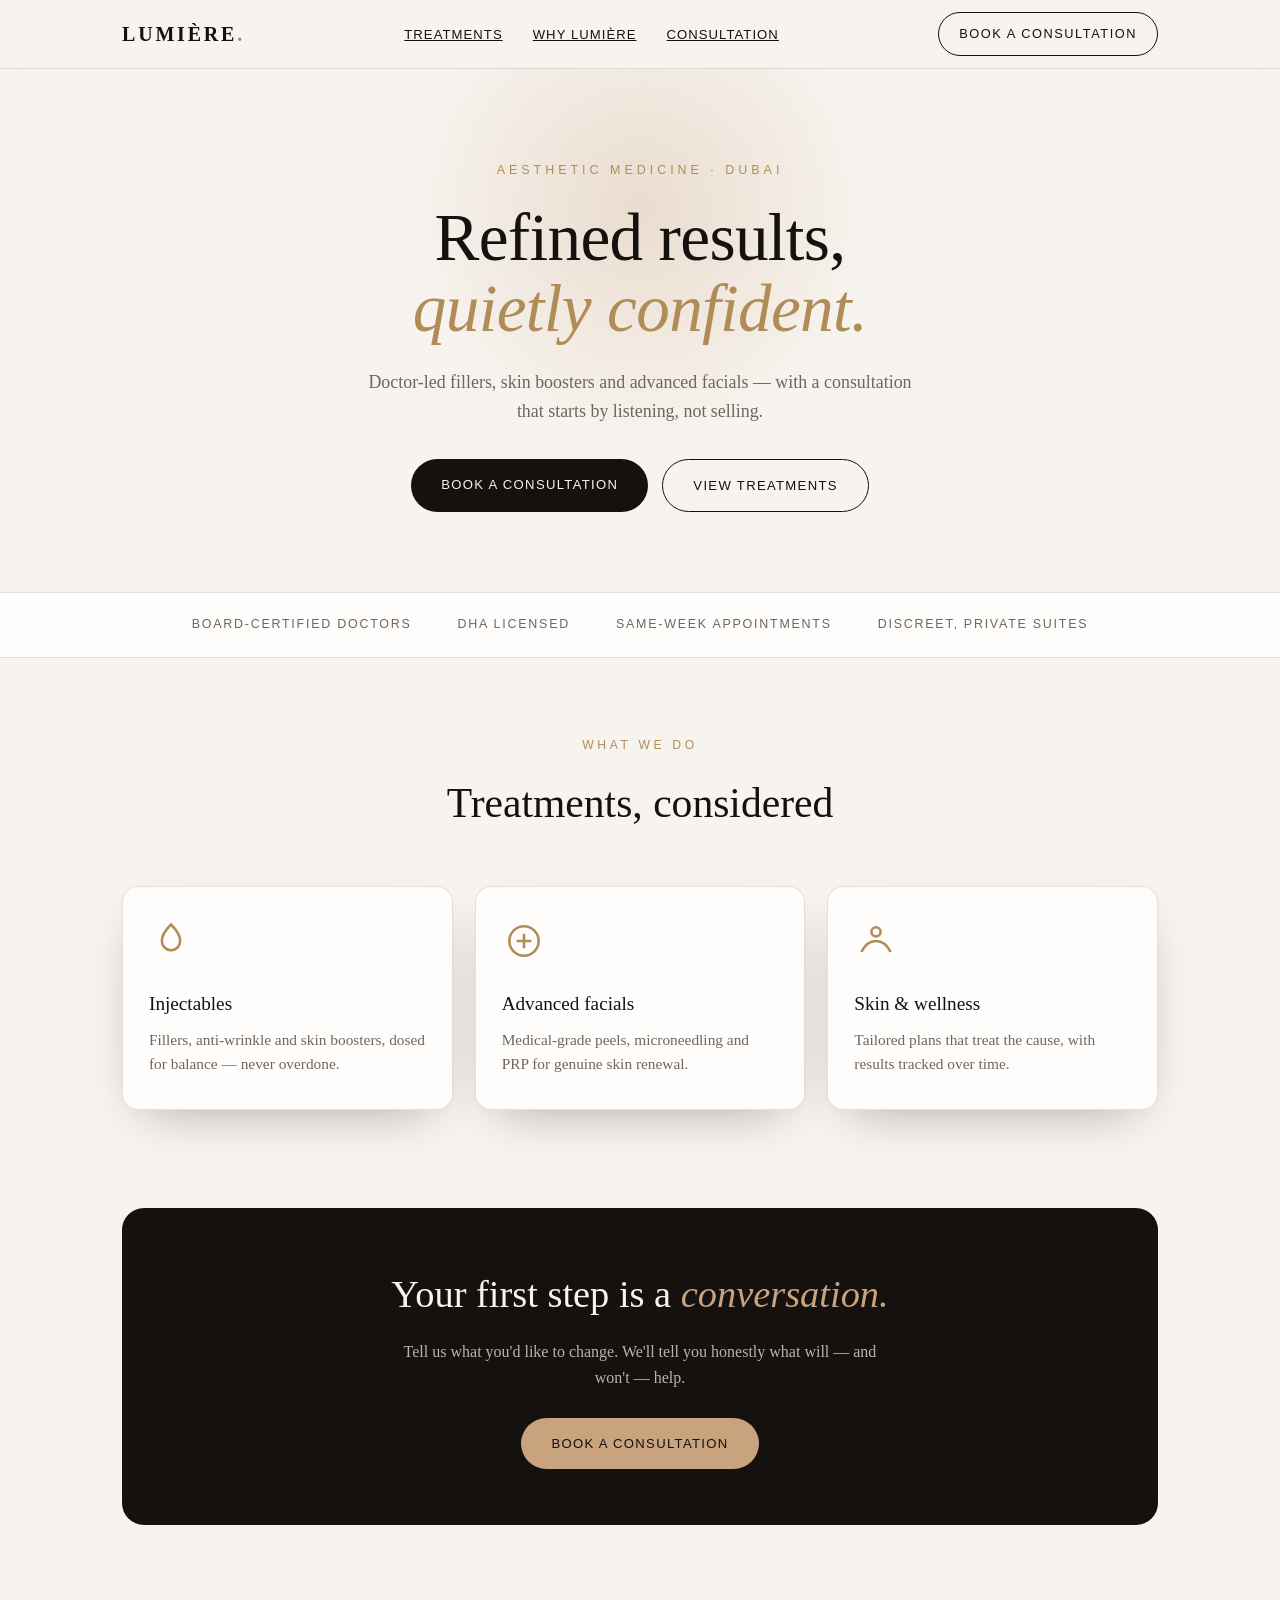
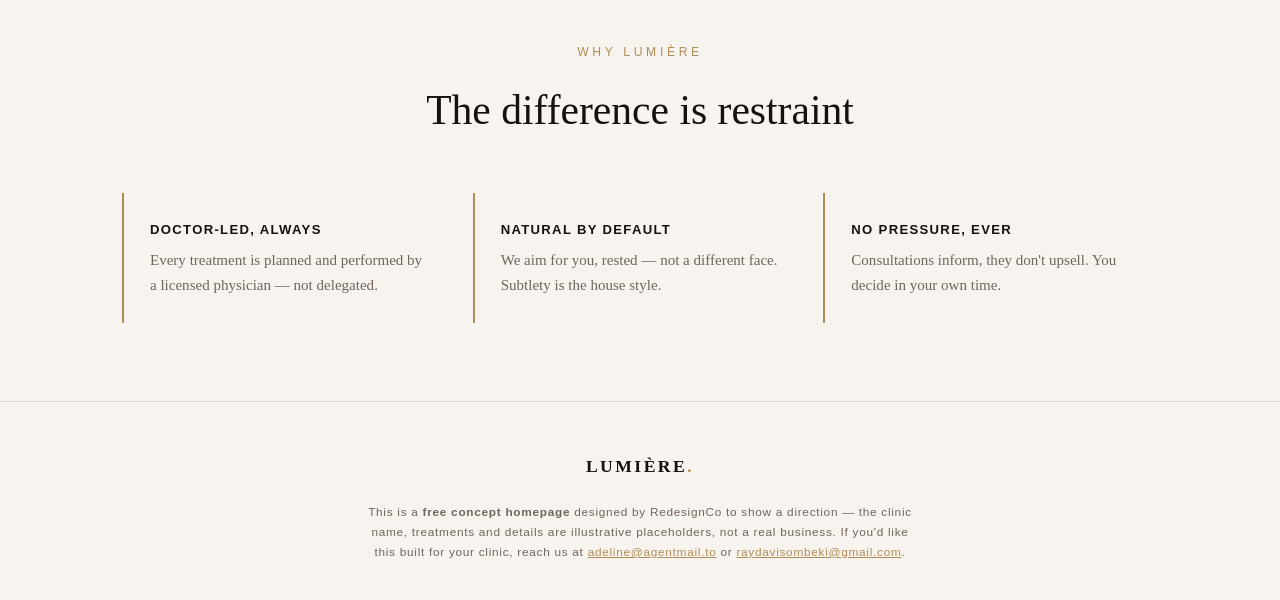
<file: mockups/aesthetic-clinic/index.html>
<!DOCTYPE html>
<html lang="en">
<head>
<meta charset="UTF-8" />
<meta name="viewport" content="width=device-width, initial-scale=1.0" />
<title>Lumière Aesthetics — Concept by RedesignCo</title>
<meta name="description" content="Concept homepage for a premium aesthetic clinic — mobile-first, consultation-focused, built by RedesignCo." />
<style>
  :root{
    --ink:#14110f; --paper:#f7f3ee; --rose:#c9a27e; --gold:#b08d57;
    --muted:#6f665e; --line:rgba(20,17,15,.12); --card:#fffdfb;
    --shadow:0 18px 50px -24px rgba(20,17,15,.4);
  }
  *{box-sizing:border-box;margin:0;padding:0}
  html{scroll-behavior:smooth}
  body{font-family:"Georgia",serif;background:var(--paper);color:var(--ink);line-height:1.6;-webkit-font-smoothing:antialiased}
  .sans{font-family:"Helvetica Neue",Arial,sans-serif}
  .wrap{max-width:1080px;margin:0 auto;padding:0 22px}
  a{color:inherit}
  /* NAV */
  header.nav{position:sticky;top:0;z-index:20;background:rgba(247,243,238,.85);backdrop-filter:blur(10px);border-bottom:1px solid var(--line)}
  .nav-in{display:flex;align-items:center;justify-content:space-between;height:68px}
  .brand{font-size:1.25rem;letter-spacing:.14em;text-transform:uppercase;font-weight:600}
  .brand span{color:var(--gold)}
  .nav a.book{font-family:"Helvetica Neue",Arial,sans-serif;font-size:.8rem;letter-spacing:.12em;text-transform:uppercase;
    border:1px solid var(--ink);padding:11px 20px;border-radius:40px;text-decoration:none;transition:.2s}
  .nav a.book:hover{background:var(--ink);color:var(--paper)}
  .nav .links{display:none;gap:30px;font-family:"Helvetica Neue",Arial,sans-serif;font-size:.82rem;letter-spacing:.08em;text-transform:uppercase}
  @media(min-width:820px){.nav .links{display:flex}}
  /* HERO */
  .hero{position:relative;padding:92px 0 80px;text-align:center;overflow:hidden}
  .hero .eyebrow{font-family:"Helvetica Neue",Arial,sans-serif;font-size:.78rem;letter-spacing:.32em;text-transform:uppercase;color:var(--gold);margin-bottom:22px}
  .hero h1{font-size:clamp(2.4rem,6vw,4.2rem);line-height:1.05;font-weight:400;letter-spacing:-.01em}
  .hero h1 em{font-style:italic;color:var(--gold)}
  .hero p.lead{max-width:560px;margin:24px auto 34px;font-size:1.12rem;color:var(--muted)}
  .cta-row{display:flex;gap:14px;justify-content:center;flex-wrap:wrap}
  .btn{font-family:"Helvetica Neue",Arial,sans-serif;font-size:.82rem;letter-spacing:.1em;text-transform:uppercase;
    padding:15px 30px;border-radius:40px;text-decoration:none;transition:.2s;display:inline-block}
  .btn-solid{background:var(--ink);color:var(--paper)}
  .btn-solid:hover{background:var(--gold)}
  .btn-ghost{border:1px solid var(--ink)}
  .btn-ghost:hover{background:var(--ink);color:var(--paper)}
  .halo{position:absolute;width:520px;height:520px;border-radius:50%;
    background:radial-gradient(circle,rgba(201,162,126,.28),transparent 62%);
    top:-120px;left:50%;transform:translateX(-50%);z-index:-1;filter:blur(6px)}
  /* STRIP */
  .strip{border-top:1px solid var(--line);border-bottom:1px solid var(--line);background:var(--card)}
  .strip-in{display:flex;flex-wrap:wrap;justify-content:center;gap:26px 46px;padding:22px;
    font-family:"Helvetica Neue",Arial,sans-serif;font-size:.78rem;letter-spacing:.14em;text-transform:uppercase;color:var(--muted)}
  /* SERVICES */
  section{padding:78px 0}
  .sec-head{text-align:center;margin-bottom:50px}
  .sec-head .eyebrow{font-family:"Helvetica Neue",Arial,sans-serif;font-size:.76rem;letter-spacing:.3em;text-transform:uppercase;color:var(--gold);margin-bottom:14px}
  .sec-head h2{font-size:clamp(1.8rem,4vw,2.6rem);font-weight:400}
  .grid{display:grid;grid-template-columns:1fr;gap:22px}
  @media(min-width:680px){.grid{grid-template-columns:repeat(3,1fr)}}
  .card{background:var(--card);border:1px solid var(--line);border-radius:16px;padding:32px 26px;transition:.25s;box-shadow:var(--shadow)}
  .card:hover{transform:translateY(-6px)}
  .card .ic{width:44px;height:44px;margin-bottom:18px;color:var(--gold)}
  .card h3{font-size:1.2rem;font-weight:500;margin-bottom:8px}
  .card p{font-size:.96rem;color:var(--muted)}
  /* BOOKING BANNER */
  .book-banner{background:var(--ink);color:var(--paper);text-align:center;border-radius:22px;padding:56px 26px;margin:20px 0}
  .book-banner h2{font-size:clamp(1.7rem,4vw,2.4rem);font-weight:400;margin-bottom:14px}
  .book-banner h2 em{font-style:italic;color:var(--rose)}
  .book-banner p{color:rgba(247,243,238,.72);max-width:480px;margin:0 auto 28px}
  /* WHY */
  .why{display:grid;grid-template-columns:1fr;gap:16px}
  @media(min-width:680px){.why{grid-template-columns:repeat(3,1fr)}}
  .why .item{padding:26px;border-left:2px solid var(--gold)}
  .why .item h4{font-family:"Helvetica Neue",Arial,sans-serif;font-size:.82rem;letter-spacing:.1em;text-transform:uppercase;margin-bottom:8px}
  .why .item p{font-size:.94rem;color:var(--muted)}
  /* FOOTER */
  footer{border-top:1px solid var(--line);padding:50px 0 38px;text-align:center}
  footer .note{font-family:"Helvetica Neue",Arial,sans-serif;font-size:.74rem;letter-spacing:.06em;color:var(--muted);max-width:560px;margin:22px auto 0;line-height:1.7}
  footer a{color:var(--gold)}
</style>
</head>
<body>

<header class="nav">
  <div class="wrap nav-in">
    <div class="brand">Lumière<span>.</span></div>
    <nav class="links sans">
      <a href="#treatments">Treatments</a>
      <a href="#why">Why Lumière</a>
      <a href="#book">Consultation</a>
    </nav>
    <a class="book sans" href="#book">Book a consultation</a>
  </div>
</header>

<section class="hero">
  <div class="halo"></div>
  <div class="wrap">
    <div class="eyebrow">Aesthetic medicine · Dubai</div>
    <h1>Refined results,<br/><em>quietly confident.</em></h1>
    <p class="lead">Doctor-led fillers, skin boosters and advanced facials — with a consultation that starts by listening, not selling.</p>
    <div class="cta-row">
      <a class="btn btn-solid" href="#book">Book a consultation</a>
      <a class="btn btn-ghost" href="#treatments">View treatments</a>
    </div>
  </div>
</section>

<div class="strip">
  <div class="strip-in sans">
    <span>Board-certified doctors</span>
    <span>DHA licensed</span>
    <span>Same-week appointments</span>
    <span>Discreet, private suites</span>
  </div>
</div>

<section id="treatments">
  <div class="wrap">
    <div class="sec-head">
      <div class="eyebrow">What we do</div>
      <h2>Treatments, considered</h2>
    </div>
    <div class="grid">
      <div class="card">
        <svg class="ic" viewBox="0 0 24 24" fill="none" stroke="currentColor" stroke-width="1.4"><path d="M12 3c3 3 5 5.5 5 9a5 5 0 0 1-10 0c0-3.5 2-6 5-9z"/></svg>
        <h3>Injectables</h3>
        <p>Fillers, anti-wrinkle and skin boosters, dosed for balance — never overdone.</p>
      </div>
      <div class="card">
        <svg class="ic" viewBox="0 0 24 24" fill="none" stroke="currentColor" stroke-width="1.4"><circle cx="12" cy="12" r="8"/><path d="M12 8v8M8 12h8"/></svg>
        <h3>Advanced facials</h3>
        <p>Medical-grade peels, microneedling and PRP for genuine skin renewal.</p>
      </div>
      <div class="card">
        <svg class="ic" viewBox="0 0 24 24" fill="none" stroke="currentColor" stroke-width="1.4"><path d="M4 18c4-8 12-8 16 0"/><circle cx="12" cy="7" r="2.5"/></svg>
        <h3>Skin & wellness</h3>
        <p>Tailored plans that treat the cause, with results tracked over time.</p>
      </div>
    </div>
  </div>
</section>

<section id="book" style="padding-top:0">
  <div class="wrap">
    <div class="book-banner">
      <h2>Your first step is a <em>conversation.</em></h2>
      <p>Tell us what you'd like to change. We'll tell you honestly what will — and won't — help.</p>
      <a class="btn btn-solid" style="background:var(--rose);color:var(--ink)" href="#book">Book a consultation</a>
    </div>
  </div>
</section>

<section id="why" style="padding-top:20px">
  <div class="wrap">
    <div class="sec-head">
      <div class="eyebrow">Why Lumière</div>
      <h2>The difference is restraint</h2>
    </div>
    <div class="why">
      <div class="item">
        <h4>Doctor-led, always</h4>
        <p>Every treatment is planned and performed by a licensed physician — not delegated.</p>
      </div>
      <div class="item">
        <h4>Natural by default</h4>
        <p>We aim for you, rested — not a different face. Subtlety is the house style.</p>
      </div>
      <div class="item">
        <h4>No pressure, ever</h4>
        <p>Consultations inform, they don't upsell. You decide in your own time.</p>
      </div>
    </div>
  </div>
</section>

<footer>
  <div class="wrap">
    <div class="brand" style="font-size:1.1rem">Lumière<span>.</span></div>
    <p class="note">
      This is a <strong>free concept homepage</strong> designed by RedesignCo to show a direction — the clinic name, treatments and details are illustrative placeholders, not a real business.
      If you'd like this built for your clinic, reach us at
      <a href="mailto:adeline@agentmail.to">adeline@agentmail.to</a> or <a href="mailto:raydavisombeki@gmail.com">raydavisombeki@gmail.com</a>.
    </p>
  </div>
</footer>

</body>
</html>
</file>
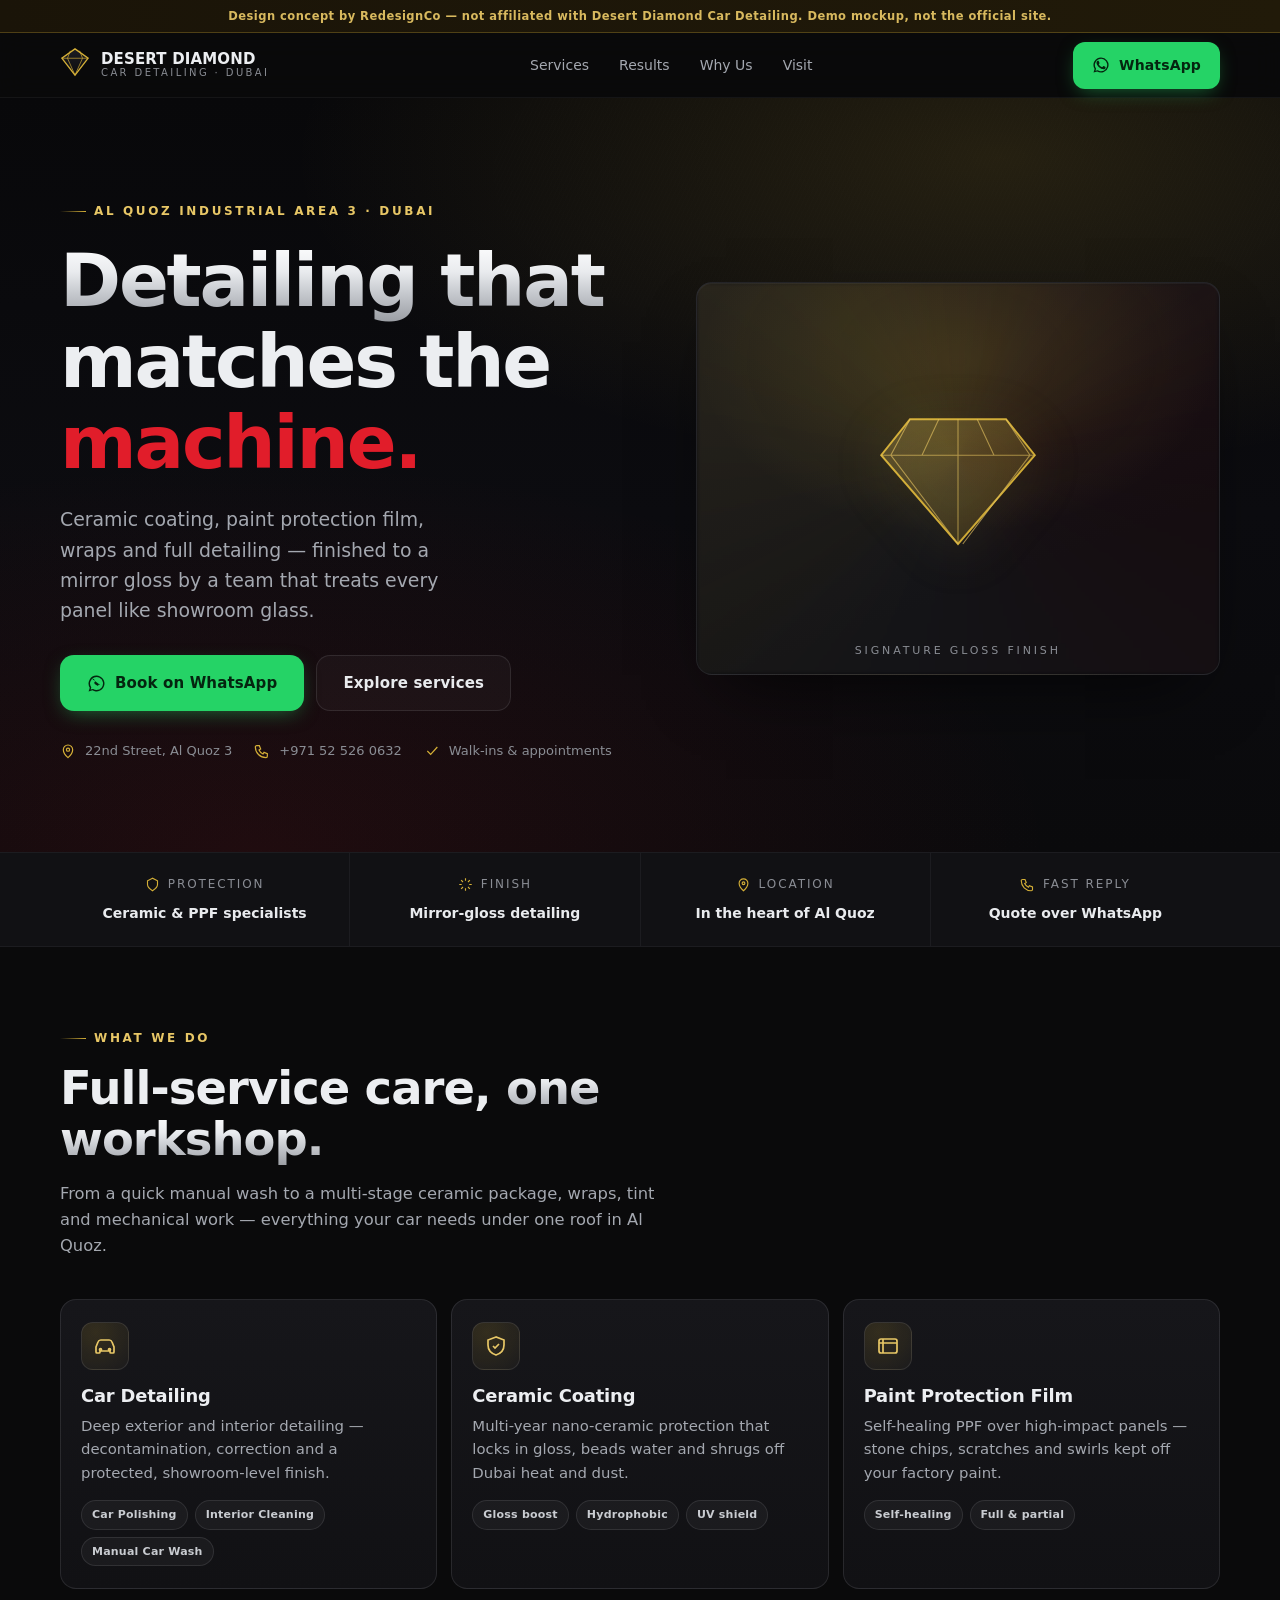
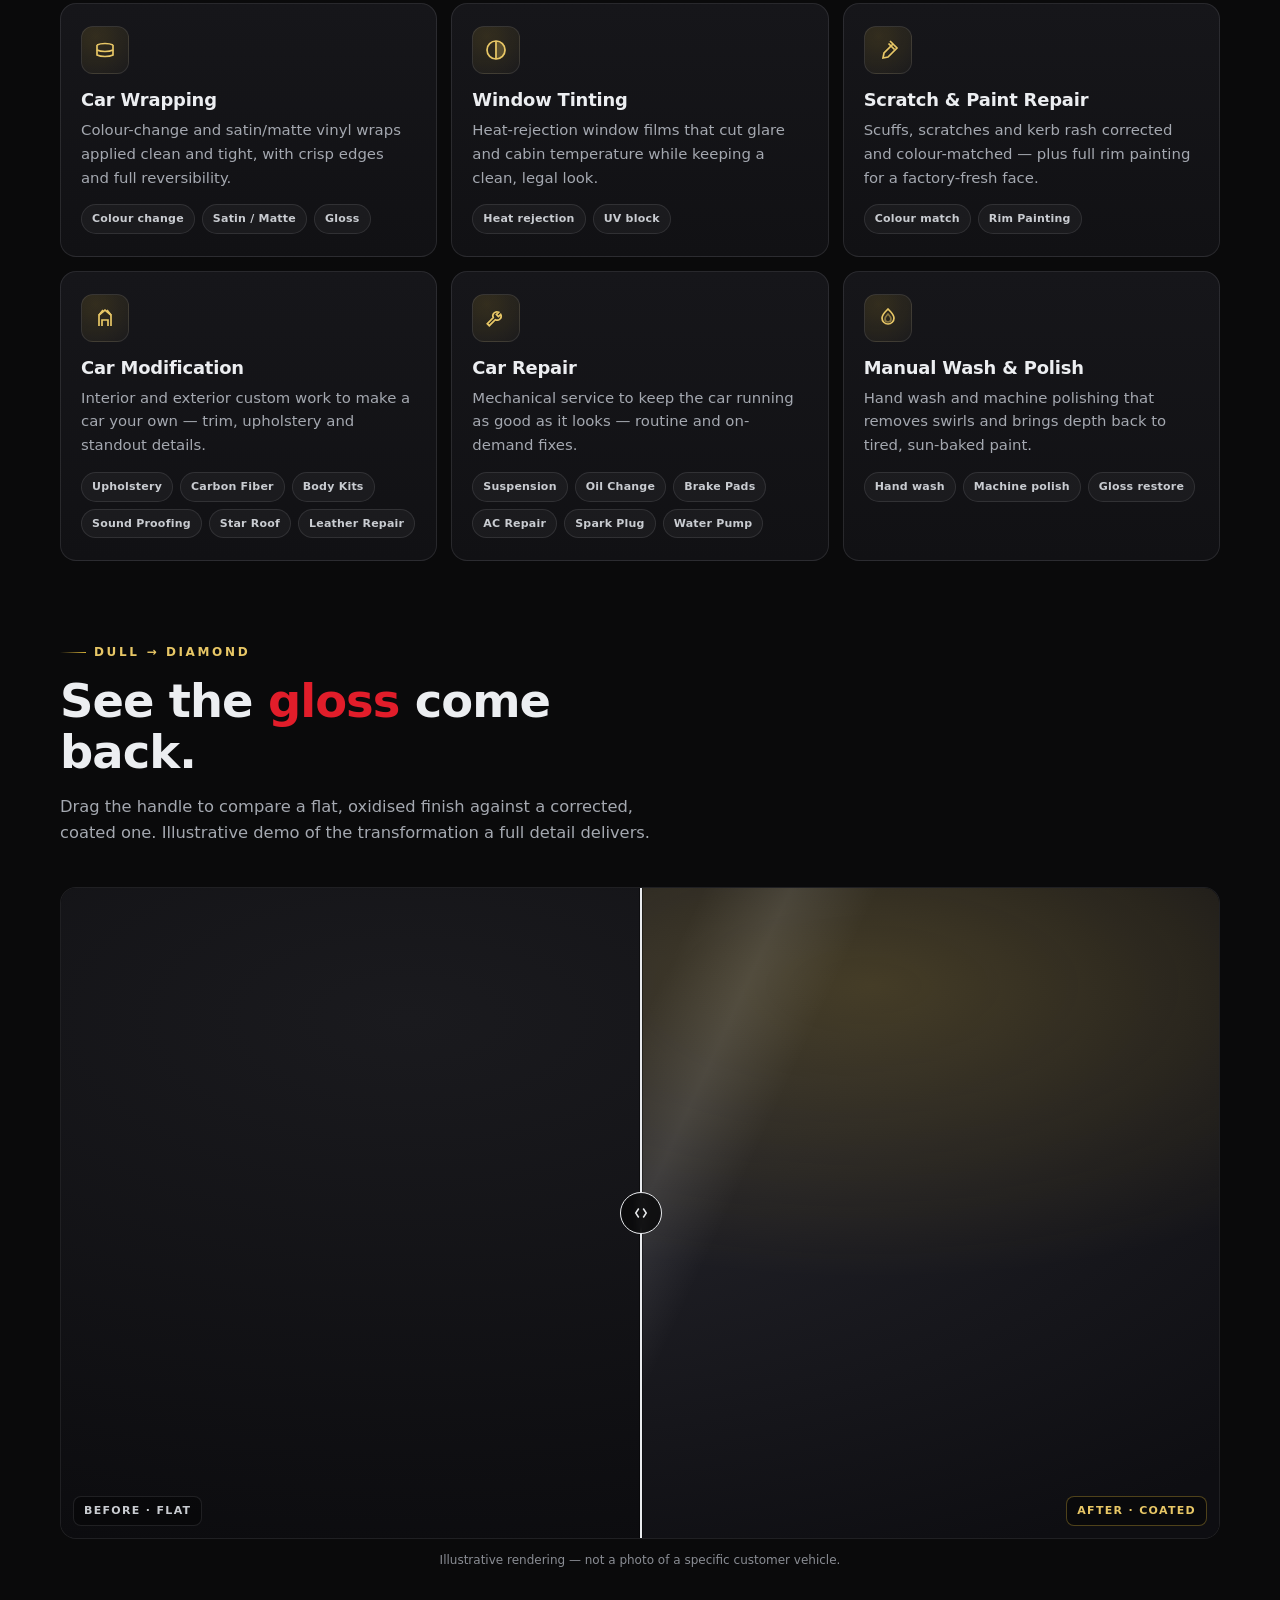
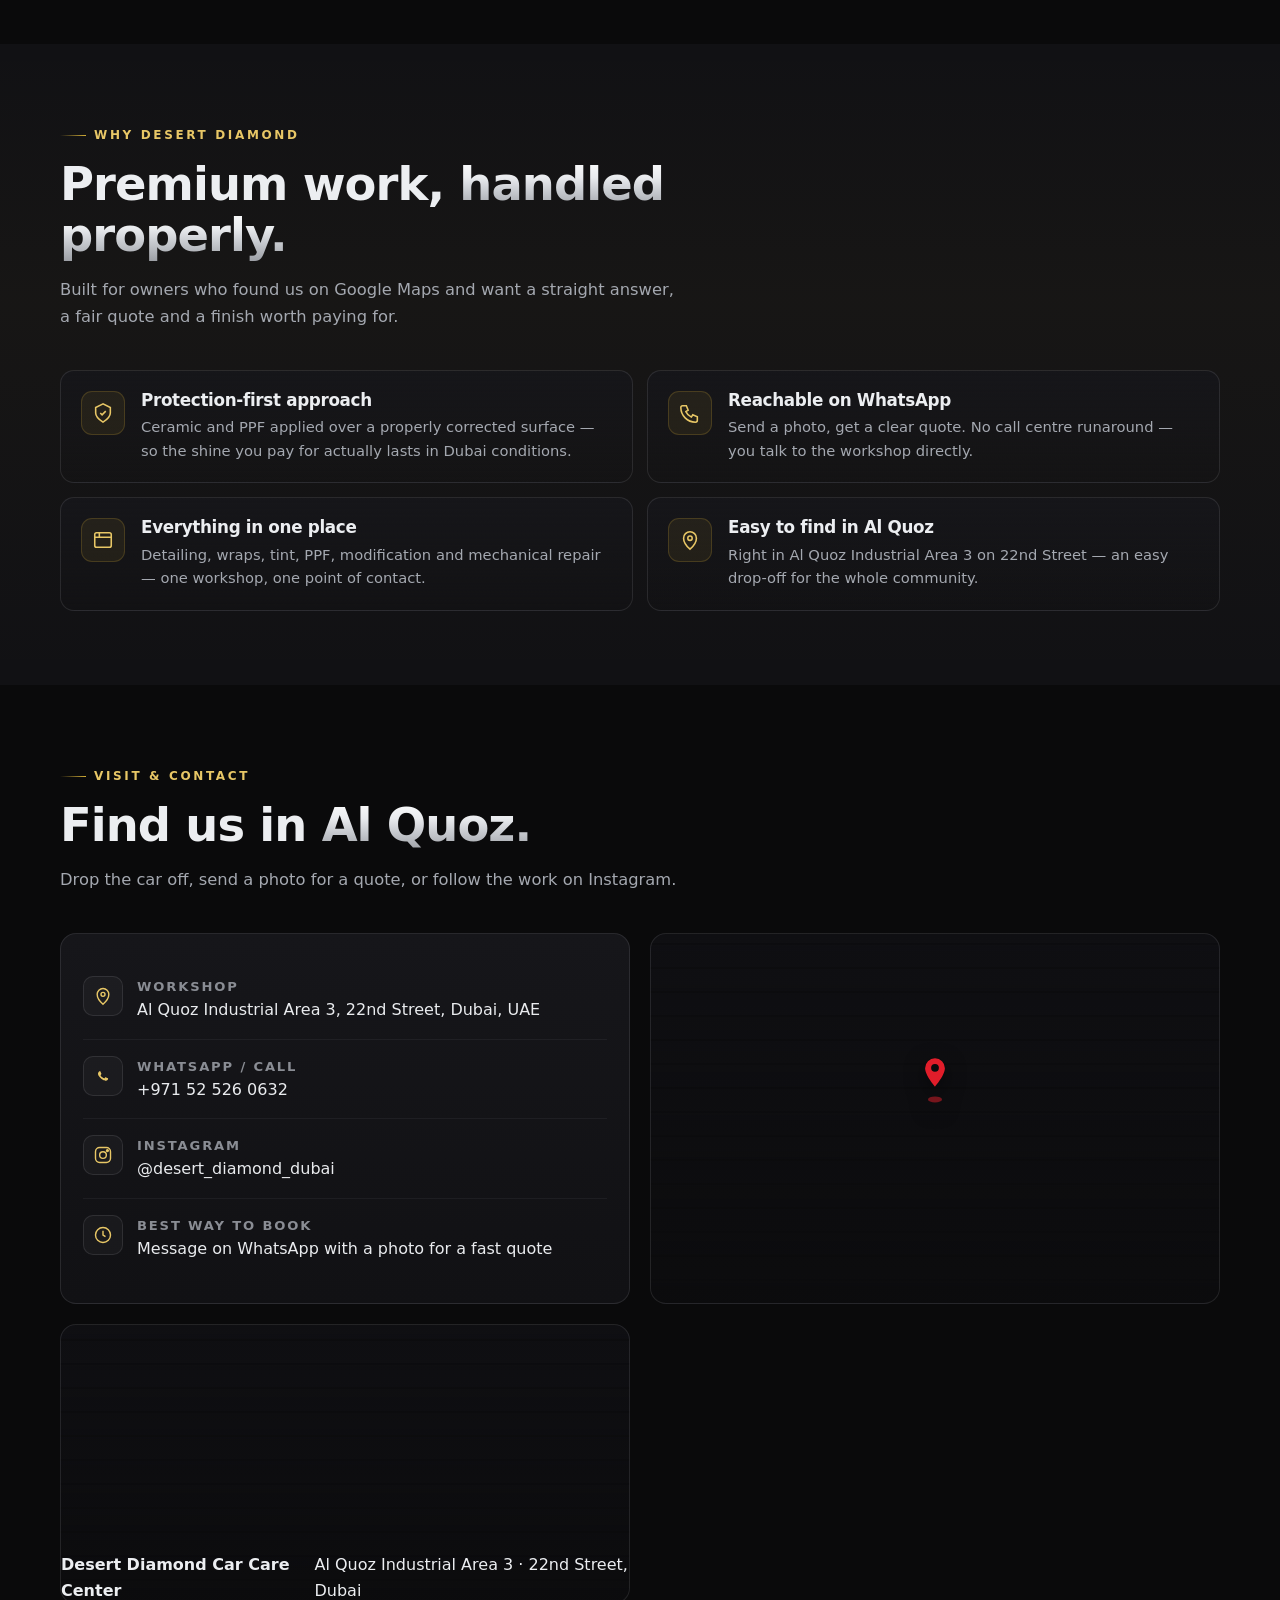
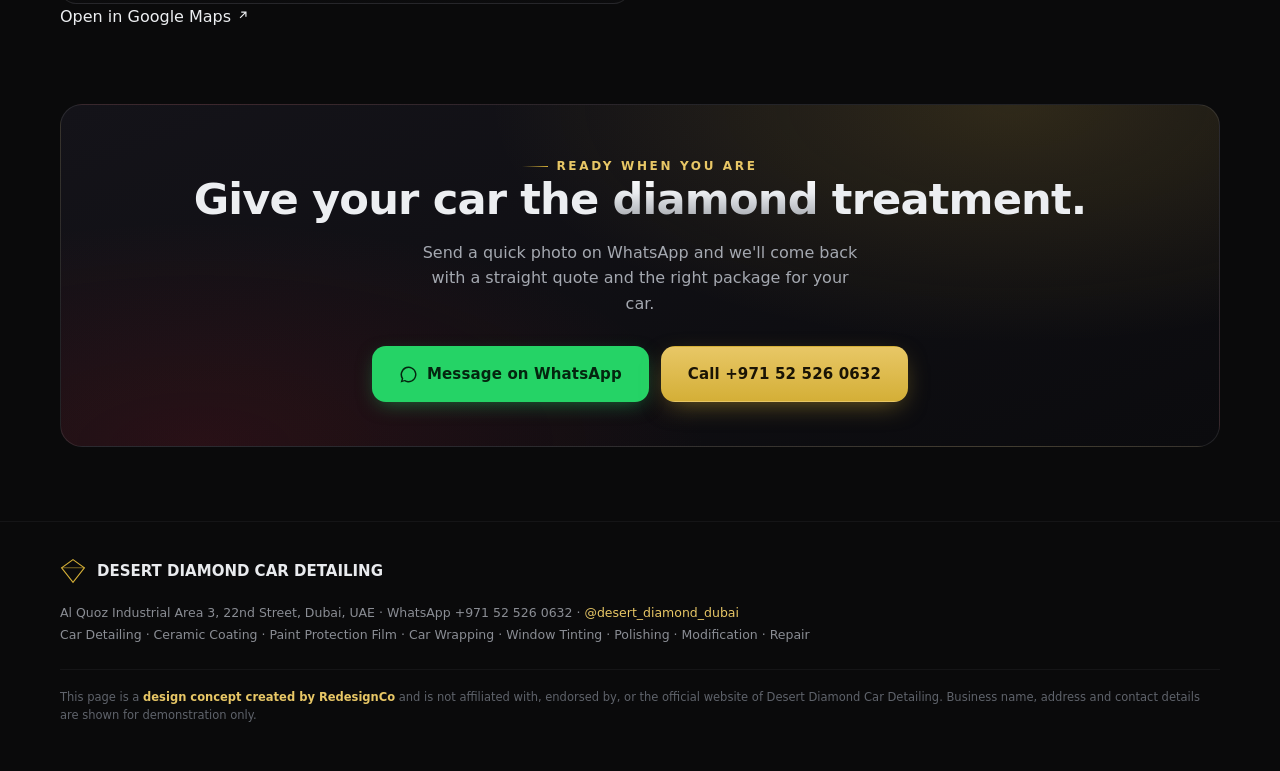
<file: mockups/desert-diamond/index.html>
<!DOCTYPE html>
<html lang="en">
<head>
<!-- mockup:desert-diamond-v1 -->
<meta charset="UTF-8">
<meta name="viewport" content="width=device-width, initial-scale=1.0, viewport-fit=cover">
<meta name="description" content="Desert Diamond Car Detailing — premium detailing, ceramic coating, PPF, wrapping & tinting in Al Quoz, Dubai.">
<title>Desert Diamond Car Detailing — Al Quoz, Dubai</title>
<style>
  :root{
    --black:#0a0a0b;
    --panel:#111114;
    --panel-2:#16161a;
    --chrome:#c9ccd1;
    --chrome-dim:#8a8d94;
    --silver:#e9ebee;
    --gold:#d4af37;
    --gold-soft:#e8c766;
    --red:#e11d2a;
    --line:rgba(201,204,209,.12);
    --line-2:rgba(201,204,209,.06);
    --txt:#eceef1;
    --txt-dim:#a4a8b0;
    --radius:16px;
    --maxw:1200px;
    --ease:cubic-bezier(.16,.84,.44,1);
  }
  *{margin:0;padding:0;box-sizing:border-box}
  html{scroll-behavior:smooth;-webkit-text-size-adjust:100%}
  body{
    background:var(--black);
    color:var(--txt);
    font-family:'Inter',system-ui,-apple-system,'Segoe UI',Roboto,Helvetica,Arial,sans-serif;
    line-height:1.6;
    overflow-x:hidden;
    -webkit-font-smoothing:antialiased;
  }
  img{max-width:100%;display:block}
  a{color:inherit;text-decoration:none}
  h1,h2,h3{line-height:1.1;font-weight:800;letter-spacing:-.02em}
  .wrap{max-width:var(--maxw);margin:0 auto;padding:0 20px;width:100%}
  .eyebrow{
    display:inline-flex;align-items:center;gap:8px;
    font-size:12px;font-weight:700;letter-spacing:.22em;text-transform:uppercase;
    color:var(--gold-soft);
  }
  .eyebrow::before{content:"";width:26px;height:1px;background:linear-gradient(90deg,transparent,var(--gold))}
  .accent-red{color:var(--red)}
  .grad-chrome{
    background:linear-gradient(180deg,#fff 0%,var(--silver) 38%,var(--chrome) 62%,#9a9da3 100%);
    -webkit-background-clip:text;background-clip:text;color:transparent;
  }

  /* ---------- Honesty ribbon ---------- */
  .honesty{
    position:relative;z-index:60;
    background:linear-gradient(90deg,#1a1408,#211a09);
    border-bottom:1px solid rgba(212,175,55,.28);
    color:var(--gold-soft);
    font-size:11.5px;font-weight:600;letter-spacing:.04em;
    text-align:center;padding:7px 14px;
  }
  .honesty span{opacity:.92}

  /* ---------- Nav ---------- */
  header.nav{
    position:sticky;top:0;z-index:50;
    background:rgba(10,10,11,.72);
    backdrop-filter:saturate(140%) blur(14px);
    -webkit-backdrop-filter:saturate(140%) blur(14px);
    border-bottom:1px solid var(--line-2);
    transition:background .3s var(--ease),border-color .3s var(--ease);
  }
  header.nav.scrolled{background:rgba(8,8,9,.92);border-bottom-color:var(--line)}
  .nav-inner{display:flex;align-items:center;justify-content:space-between;height:64px}
  .brand{display:flex;align-items:center;gap:11px;min-width:0}
  .brand .mark{flex:0 0 auto}
  .brand .name{display:flex;flex-direction:column;line-height:1.05;min-width:0}
  .brand .name b{font-size:15px;font-weight:800;letter-spacing:.01em;white-space:nowrap}
  .brand .name small{font-size:10px;letter-spacing:.24em;text-transform:uppercase;color:var(--chrome-dim)}
  .nav-links{display:none;gap:30px;align-items:center}
  .nav-links a{font-size:14px;color:var(--txt-dim);font-weight:500;transition:color .2s}
  .nav-links a:hover{color:var(--silver)}
  .nav-cta{display:flex;align-items:center;gap:10px}
  .btn{
    display:inline-flex;align-items:center;justify-content:center;gap:9px;
    font-weight:700;font-size:14px;letter-spacing:.01em;
    padding:11px 18px;border-radius:12px;cursor:pointer;border:1px solid transparent;
    transition:transform .18s var(--ease),box-shadow .25s var(--ease),background .25s;
    white-space:nowrap;
  }
  .btn:active{transform:translateY(1px)}
  .btn-wa{background:#25D366;color:#04250f;box-shadow:0 6px 20px -6px rgba(37,211,102,.5)}
  .btn-wa:hover{box-shadow:0 10px 28px -8px rgba(37,211,102,.6)}
  .btn-ghost{background:rgba(255,255,255,.03);border-color:var(--line);color:var(--silver)}
  .btn-ghost:hover{border-color:var(--chrome-dim);background:rgba(255,255,255,.06)}
  .btn-gold{background:linear-gradient(180deg,var(--gold-soft),var(--gold));color:#1a1405;box-shadow:0 8px 26px -8px rgba(212,175,55,.55)}
  .btn-gold:hover{box-shadow:0 12px 32px -8px rgba(212,175,55,.7)}
  .btn-lg{padding:15px 26px;font-size:15px;border-radius:14px}
  .nav-cta .btn-wa .label-full{display:none}

  /* ---------- Hero ---------- */
  .hero{position:relative;overflow:hidden;isolation:isolate;padding:70px 0 74px}
  .hero-bg{position:absolute;inset:0;z-index:-2}
  .hero-bg::before{
    content:"";position:absolute;inset:0;
    background:
      radial-gradient(120% 90% at 78% 8%,rgba(212,175,55,.14),transparent 46%),
      radial-gradient(120% 100% at 20% 100%,rgba(225,29,42,.10),transparent 52%),
      linear-gradient(180deg,#08080a 0%,#0c0c10 55%,#0a0a0c 100%);
  }
  .hero-bg::after{
    content:"";position:absolute;inset:0;opacity:.5;
    background:
      repeating-linear-gradient(115deg,transparent 0 3px,rgba(201,204,209,.02) 3px 4px);
    mask-image:radial-gradient(120% 90% at 70% 10%,#000,transparent 70%);
  }
  .gloss-sheen{
    position:absolute;top:-30%;right:-10%;width:70%;height:160%;z-index:-1;
    background:linear-gradient(115deg,transparent 40%,rgba(233,235,238,.06) 50%,transparent 60%);
    transform:skewX(-12deg);
    animation:sheen 7s var(--ease) infinite;
    pointer-events:none;
  }
  @keyframes sheen{0%,72%{transform:translateX(-30%) skewX(-12deg);opacity:0}80%{opacity:1}100%{transform:translateX(60%) skewX(-12deg);opacity:0}}
  .hero-grid{display:grid;gap:44px;align-items:center}
  .hero h1{font-size:clamp(2.4rem,8.5vw,4.6rem);font-weight:900;letter-spacing:-.03em;margin:20px 0 0}
  .hero h1 .line{display:block}
  .hero .sub{margin-top:20px;font-size:clamp(1rem,3.6vw,1.18rem);color:var(--txt-dim);max-width:34ch}
  .hero-actions{display:flex;flex-wrap:wrap;gap:12px;margin-top:30px}
  .hero-meta{display:flex;flex-wrap:wrap;gap:10px 22px;margin-top:30px}
  .hero-meta .mi{display:flex;align-items:center;gap:9px;font-size:13px;color:var(--chrome-dim)}
  .hero-meta .mi svg{flex:0 0 auto;color:var(--gold)}
  .diamond-badge{
    position:relative;
    aspect-ratio:4/3;border-radius:var(--radius);overflow:hidden;
    border:1px solid var(--line);
    background:
      radial-gradient(90% 80% at 50% 20%,rgba(212,175,55,.16),transparent 55%),
      linear-gradient(160deg,#141418,#0b0b0e 70%);
    display:grid;place-items:center;
    box-shadow:inset 0 1px 0 rgba(255,255,255,.05),0 30px 70px -30px rgba(0,0,0,.8);
  }
  .diamond-badge .stage{position:absolute;inset:0;overflow:hidden}
  .diamond-badge .facet{
    position:absolute;inset:0;
    background:conic-gradient(from 200deg at 50% 45%,rgba(201,204,209,.05),rgba(212,175,55,.12),rgba(225,29,42,.05),rgba(201,204,209,.05));
    filter:blur(2px);
    animation:spin 26s linear infinite;
  }
  @keyframes spin{to{transform:rotate(360deg)}}
  .diamond-badge .glass{
    position:relative;z-index:2;width:min(66%,240px);color:var(--gold-soft);
    filter:drop-shadow(0 8px 26px rgba(212,175,55,.28));
  }
  .badge-cap{position:absolute;bottom:14px;left:0;right:0;z-index:3;text-align:center;
    font-size:11px;letter-spacing:.26em;text-transform:uppercase;color:var(--chrome-dim)}

  /* ---------- Trust strip ---------- */
  .strip{border-top:1px solid var(--line-2);border-bottom:1px solid var(--line-2);background:var(--panel)}
  .strip-inner{display:grid;grid-template-columns:repeat(2,1fr);gap:1px;background:var(--line-2)}
  .strip-cell{background:var(--panel);padding:22px 16px;text-align:center}
  .strip-cell .k{font-size:12px;letter-spacing:.16em;text-transform:uppercase;color:var(--chrome-dim);display:flex;align-items:center;justify-content:center;gap:8px}
  .strip-cell .k svg{color:var(--gold)}
  .strip-cell .v{margin-top:8px;font-size:14px;color:var(--silver);font-weight:600}

  /* ---------- Sections ---------- */
  section{position:relative}
  .sec{padding:74px 0}
  .sec-head{max-width:620px;margin-bottom:40px}
  .sec-head h2{font-size:clamp(1.9rem,6vw,2.9rem);margin-top:14px}
  .sec-head p{margin-top:16px;color:var(--txt-dim);font-size:1.02rem}

  /* Services */
  .svc-grid{display:grid;grid-template-columns:1fr;gap:14px}
  .svc-card{
    position:relative;background:linear-gradient(180deg,var(--panel-2),var(--panel));
    border:1px solid var(--line);border-radius:var(--radius);padding:22px 20px;
    transition:transform .3s var(--ease),border-color .3s,box-shadow .3s;
    overflow:hidden;
  }
  .svc-card::before{
    content:"";position:absolute;left:0;top:0;bottom:0;width:2px;
    background:linear-gradient(180deg,var(--gold),transparent);opacity:0;transition:opacity .3s;
  }
  .svc-card:hover{transform:translateY(-4px);border-color:rgba(212,175,55,.4);box-shadow:0 20px 46px -26px rgba(0,0,0,.9)}
  .svc-card:hover::before{opacity:1}
  .svc-ico{
    width:48px;height:48px;border-radius:12px;display:grid;place-items:center;
    background:radial-gradient(120% 120% at 30% 20%,rgba(212,175,55,.16),rgba(255,255,255,.02));
    border:1px solid var(--line);color:var(--gold-soft);margin-bottom:16px;
  }
  .svc-card h3{font-size:1.12rem;font-weight:700;letter-spacing:-.01em}
  .svc-card p{margin-top:9px;font-size:.93rem;color:var(--txt-dim)}
  .svc-card .tags{margin-top:14px;display:flex;flex-wrap:wrap;gap:7px}
  .tag{font-size:11px;font-weight:600;letter-spacing:.02em;color:var(--chrome);
    padding:5px 10px;border-radius:999px;background:rgba(255,255,255,.04);border:1px solid var(--line)}

  /* Before / after gloss */
  .ba-wrap{margin-top:8px}
  .ba{
    position:relative;border-radius:var(--radius);overflow:hidden;border:1px solid var(--line);
    aspect-ratio:16/9;user-select:none;touch-action:pan-y;
    background:#08080a;
  }
  .ba .panel-img{position:absolute;inset:0}
  .ba .dull{
    background:
      radial-gradient(140% 120% at 30% 20%,#1a1a1e,#0c0c0f 70%);
  }
  .ba .dull .car,.ba .shine .car{position:absolute;inset:0}
  .ba .shine{clip-path:inset(0 0 0 50%);}
  .ba .shine{
    background:
      radial-gradient(120% 100% at 70% 15%,rgba(212,175,55,.22),transparent 45%),
      radial-gradient(140% 120% at 35% 30%,#26262d,#0e0e12 68%);
  }
  .ba .glosslay{position:absolute;inset:0;background:linear-gradient(115deg,transparent 44%,rgba(255,255,255,.10) 50%,transparent 56%);}
  .ba .handle{
    position:absolute;top:0;bottom:0;left:50%;width:2px;background:var(--silver);
    box-shadow:0 0 0 1px rgba(0,0,0,.4);z-index:4;
  }
  .ba .knob{
    position:absolute;top:50%;left:50%;transform:translate(-50%,-50%);z-index:5;
    width:42px;height:42px;border-radius:50%;background:rgba(10,10,11,.85);
    border:1px solid var(--silver);display:grid;place-items:center;color:var(--silver);
    backdrop-filter:blur(4px);
  }
  .ba .lbl{position:absolute;bottom:12px;z-index:5;font-size:11px;font-weight:700;letter-spacing:.12em;text-transform:uppercase;
    padding:5px 10px;border-radius:8px;background:rgba(8,8,9,.7);border:1px solid var(--line);color:var(--chrome)}
  .ba .lbl.before{left:12px}
  .ba .lbl.after{right:12px;color:var(--gold-soft);border-color:rgba(212,175,55,.35)}
  .ba-cap{margin-top:12px;font-size:12px;color:var(--chrome-dim);text-align:center}

  /* Why choose band */
  .why{background:
    linear-gradient(180deg,transparent,rgba(212,175,55,.03) 40%,transparent),
    var(--panel)}
  .why-grid{display:grid;grid-template-columns:1fr;gap:14px}
  .why-item{display:flex;gap:16px;padding:20px;border:1px solid var(--line);border-radius:14px;background:linear-gradient(180deg,var(--panel-2),transparent)}
  .why-item .wi{flex:0 0 auto;width:44px;height:44px;border-radius:11px;display:grid;place-items:center;color:var(--gold-soft);background:rgba(212,175,55,.08);border:1px solid rgba(212,175,55,.2)}
  .why-item h3{font-size:1.05rem;font-weight:700}
  .why-item p{margin-top:6px;font-size:.92rem;color:var(--txt-dim)}

  /* Contact / location */
  .contact-grid{display:grid;grid-template-columns:1fr;gap:20px}
  .contact-card{background:linear-gradient(180deg,var(--panel-2),var(--panel));border:1px solid var(--line);border-radius:var(--radius);padding:26px 22px}
  .contact-card h3{font-size:1.3rem}
  .cc-row{display:flex;gap:14px;align-items:flex-start;padding:16px 0;border-bottom:1px solid var(--line-2)}
  .cc-row:last-child{border-bottom:0}
  .cc-row .ci{flex:0 0 auto;width:40px;height:40px;border-radius:10px;display:grid;place-items:center;color:var(--gold-soft);background:rgba(255,255,255,.03);border:1px solid var(--line)}
  .cc-row .ct b{display:block;font-size:.82rem;letter-spacing:.14em;text-transform:uppercase;color:var(--chrome-dim);font-weight:700}
  .cc-row .ct a,.cc-row .ct span{font-size:1rem;color:var(--silver);font-weight:500}
  .cc-row .ct a:hover{color:var(--gold-soft)}
  .map-card{position:relative;border-radius:var(--radius);overflow:hidden;border:1px solid var(--line);min-height:280px;
    background:
      linear-gradient(180deg,rgba(10,10,11,.2),rgba(10,10,11,.75)),
      repeating-linear-gradient(0deg,#101014 0 22px,#0d0d10 22px 24px),
      repeating-linear-gradient(90deg,#101014 0 30px,#0d0d10 30px 32px);
    display:flex;align-items:flex-end}
  .map-card .roads{position:absolute;inset:0;opacity:.5}
  .map-pin{position:absolute;top:44%;left:50%;transform:translate(-50%,-100%);z-index:3;color:var(--red);filter:drop-shadow(0 6px 10px rgba(0,0,0,.6))}
  .map-pin .pulse{position:absolute;left:50%;top:100%;transform:translateX(-50%);width:14px;height:6px;border-radius:50%;background:rgba(225,29,42,.5);animation:pulse 2.4s ease-in-out infinite}
  @keyframes pulse{0%,100%{opacity:.3;transform:translateX(-50%) scale(.8)}50%{opacity:.9;transform:translateX(-50%) scale(1.4)}}
  .map-card .mc-cap{position:relative;z-index:3;padding:18px;width:100%;background:linear-gradient(180deg,transparent,rgba(6,6,8,.9))}
  .map-card .mc-cap b{display:block;font-size:1rem;color:var(--silver)}
  .map-card .mc-cap span{font-size:.85rem;color:var(--chrome-dim)}
  .map-card .mc-cap a{display:inline-flex;align-items:center;gap:6px;margin-top:8px;font-size:.85rem;color:var(--gold-soft);font-weight:600}

  /* Final CTA */
  .cta-final{
    position:relative;overflow:hidden;border-radius:22px;
    background:
      radial-gradient(90% 140% at 82% 0%,rgba(212,175,55,.16),transparent 50%),
      radial-gradient(80% 120% at 12% 100%,rgba(225,29,42,.12),transparent 55%),
      linear-gradient(160deg,#141319,#0b0b0e);
    border:1px solid var(--line);padding:44px 26px;text-align:center;
  }
  .cta-final h2{font-size:clamp(1.7rem,6vw,2.7rem)}
  .cta-final p{margin:16px auto 0;max-width:44ch;color:var(--txt-dim)}
  .cta-final .hero-actions{justify-content:center}

  /* Footer */
  footer{border-top:1px solid var(--line-2);padding:36px 0 46px;color:var(--chrome-dim)}
  .foot-grid{display:flex;flex-direction:column;gap:18px}
  .foot-brand{display:flex;align-items:center;gap:11px}
  .foot-brand b{font-size:15px;color:var(--silver);font-weight:800}
  .foot-note{font-size:12.5px;line-height:1.7}
  .foot-legal{font-size:11.5px;color:#5f636b;border-top:1px solid var(--line-2);padding-top:18px;margin-top:6px}
  .foot-legal .rc{color:var(--gold-soft);font-weight:600}

  /* Sticky mobile WhatsApp bar */
  .mobile-bar{
    position:fixed;left:0;right:0;bottom:0;z-index:55;
    display:flex;gap:10px;padding:11px 14px calc(11px + env(safe-area-inset-bottom));
    background:rgba(8,8,9,.9);backdrop-filter:blur(14px);-webkit-backdrop-filter:blur(14px);
    border-top:1px solid var(--line);
  }
  .mobile-bar .btn{flex:1}
  .mobile-bar .btn-call{flex:0 0 auto;width:52px;padding:0}

  /* Reveal */
  .reveal{opacity:0;transform:translateY(22px);transition:opacity .7s var(--ease),transform .7s var(--ease)}
  .reveal.in{opacity:1;transform:none}

  /* ---------- Responsive ---------- */
  @media(min-width:720px){
    .strip-inner{grid-template-columns:repeat(4,1fr)}
    .svc-grid{grid-template-columns:repeat(2,1fr)}
    .why-grid{grid-template-columns:repeat(2,1fr)}
  }
  @media(min-width:960px){
    .nav-links{display:flex}
    .nav-cta .btn-wa .label-full{display:inline}
    .hero{padding:96px 0 90px}
    .hero-grid{grid-template-columns:1.05fr .95fr;gap:56px}
    .svc-grid{grid-template-columns:repeat(3,1fr)}
    .contact-grid{grid-template-columns:1fr 1fr}
    .mobile-bar{display:none}
    body{padding-bottom:0}
  }
  @media(max-width:959px){ body{padding-bottom:76px} }

  @media (prefers-reduced-motion: reduce){
    html{scroll-behavior:auto}
    .gloss-sheen,.facet,.map-pin .pulse,.ba .glosslay{animation:none!important}
    .reveal{opacity:1;transform:none;transition:none}
    .svc-card:hover{transform:none}
  }
</style>
</head>
<body>

<!-- ===== Honesty ribbon (design demo, not the official site) ===== -->
<div class="honesty" role="note">
  <span>Design concept by RedesignCo — not affiliated with Desert Diamond Car Detailing. Demo mockup, not the official site.</span>
</div>

<!-- ===== Nav ===== -->
<header class="nav" id="nav">
  <div class="wrap nav-inner">
    <a class="brand" href="#top" aria-label="Desert Diamond home">
      <span class="mark" aria-hidden="true">
        <svg width="30" height="30" viewBox="0 0 32 32" fill="none">
          <path d="M16 2 30 12 16 30 2 12Z" stroke="#d4af37" stroke-width="1.4" fill="url(#dg)"/>
          <path d="M2 12h28M11 4 8 12l8 18M21 4l3 8-8 18" stroke="#d4af37" stroke-width="1" opacity=".7"/>
          <defs><linearGradient id="dg" x1="0" y1="0" x2="0" y2="1"><stop stop-color="#1c1c22"/><stop offset="1" stop-color="#0c0c0f"/></linearGradient></defs>
        </svg>
      </span>
      <span class="name"><b>DESERT DIAMOND</b><small>Car Detailing · Dubai</small></span>
    </a>
    <nav class="nav-links" aria-label="Primary">
      <a href="#services">Services</a>
      <a href="#work">Results</a>
      <a href="#why">Why Us</a>
      <a href="#contact">Visit</a>
    </nav>
    <div class="nav-cta">
      <a class="btn btn-wa" href="https://wa.me/971525260632" target="_blank" rel="noopener" aria-label="Chat on WhatsApp">
        <svg width="18" height="18" viewBox="0 0 24 24" fill="currentColor"><path d="M17.5 14.4c-.3-.15-1.77-.87-2.04-.97-.27-.1-.47-.15-.67.15-.2.3-.77.97-.94 1.17-.17.2-.35.22-.65.07-.3-.15-1.26-.46-2.4-1.48-.89-.79-1.49-1.77-1.66-2.07-.17-.3-.02-.46.13-.6.13-.13.3-.35.45-.52.15-.17.2-.3.3-.5.1-.2.05-.37-.02-.52-.07-.15-.67-1.62-.92-2.22-.24-.58-.49-.5-.67-.51h-.57c-.2 0-.52.07-.79.37-.27.3-1.04 1.02-1.04 2.49 0 1.47 1.07 2.89 1.22 3.09.15.2 2.1 3.2 5.08 4.49.71.31 1.26.49 1.69.63.71.22 1.36.19 1.87.12.57-.09 1.77-.72 2.02-1.42.25-.7.25-1.3.17-1.42-.07-.13-.27-.2-.57-.35Z"/><path d="M12 2a10 10 0 0 0-8.5 15.28L2 22l4.84-1.47A10 10 0 1 0 12 2Zm0 18.2c-1.5 0-2.97-.4-4.25-1.16l-.3-.18-2.87.87.88-2.8-.2-.32A8.2 8.2 0 1 1 12 20.2Z"/></svg>
        <span class="label-full">WhatsApp</span>
      </a>
    </div>
  </div>
</header>

<main id="top">

<!-- ===== Hero ===== -->
<section class="hero" id="hero">
  <div class="hero-bg"><div class="gloss-sheen"></div></div>
  <div class="wrap hero-grid">
    <div class="hero-copy">
      <span class="eyebrow">Al Quoz Industrial Area 3 · Dubai</span>
      <h1>
        <span class="line grad-chrome">Detailing that</span>
        <span class="line">matches the <span class="accent-red">machine.</span></span>
      </h1>
      <p class="sub">Ceramic coating, paint protection film, wraps and full detailing — finished to a mirror gloss by a team that treats every panel like showroom glass.</p>
      <div class="hero-actions">
        <a class="btn btn-wa btn-lg" href="https://wa.me/971525260632" target="_blank" rel="noopener">
          <svg width="19" height="19" viewBox="0 0 24 24" fill="currentColor"><path d="M12 2a10 10 0 0 0-8.5 15.28L2 22l4.84-1.47A10 10 0 1 0 12 2Zm0 18.2c-1.5 0-2.97-.4-4.25-1.16l-.3-.18-2.87.87.88-2.8-.2-.32A8.2 8.2 0 1 1 12 20.2Z"/><path d="M17.5 14.4c-.3-.15-1.77-.87-2.04-.97-.27-.1-.47-.15-.67.15-.2.3-.77.97-.94 1.17-.17.2-.35.22-.65.07-.3-.15-1.26-.46-2.4-1.48-.89-.79-1.49-1.77-1.66-2.07-.17-.3-.02-.46.13-.6.13-.13.3-.35.45-.52.15-.17.2-.3.3-.5.1-.2.05-.37-.02-.52-.07-.15-.67-1.62-.92-2.22-.24-.58-.49-.5-.67-.51h-.57c-.2 0-.52.07-.79.37Z"/></svg>
          Book on WhatsApp
        </a>
        <a class="btn btn-ghost btn-lg" href="#services">Explore services</a>
      </div>
      <div class="hero-meta">
        <span class="mi"><svg width="16" height="16" viewBox="0 0 24 24" fill="none" stroke="currentColor" stroke-width="1.8"><path d="M12 22s7-6.1 7-12a7 7 0 1 0-14 0c0 5.9 7 12 7 12Z"/><circle cx="12" cy="10" r="2.4"/></svg>22nd Street, Al Quoz 3</span>
        <span class="mi"><svg width="16" height="16" viewBox="0 0 24 24" fill="none" stroke="currentColor" stroke-width="1.8"><path d="M4 4h4l2 5-2.5 1.5a12 12 0 0 0 6 6L15 14l5 2v4a2 2 0 0 1-2 2A16 16 0 0 1 2 6a2 2 0 0 1 2-2Z"/></svg>+971 52 526 0632</span>
        <span class="mi"><svg width="16" height="16" viewBox="0 0 24 24" fill="none" stroke="currentColor" stroke-width="1.8"><path d="m5 12 5 5L20 6"/></svg>Walk-ins &amp; appointments</span>
      </div>
    </div>
    <div class="hero-visual">
      <div class="diamond-badge" aria-hidden="true">
        <div class="stage"><div class="facet"></div></div>
        <svg class="glass" viewBox="0 0 200 150" fill="none">
          <path d="M60 26h80l24 30-64 74-64-74 24-30Z" stroke="#d4af37" stroke-width="1.6"/>
          <path d="M36 56h128M60 26 44 56l56 74M140 26l20 30-56 74M100 26v104M84 26 70 56m46-30 14 30" stroke="#e8c766" stroke-width=".9" opacity=".65"/>
          <path d="M60 26h80l24 30-64 74-64-74 24-30Z" fill="url(#dgrad)" opacity=".25"/>
          <defs><linearGradient id="dgrad" x1="0" y1="0" x2="1" y2="1"><stop stop-color="#e8c766"/><stop offset="1" stop-color="#8a6d17"/></linearGradient></defs>
        </svg>
        <div class="badge-cap">Signature gloss finish</div>
      </div>
    </div>
  </div>
</section>

<!-- ===== Trust strip ===== -->
<div class="strip">
  <div class="wrap"><div class="strip-inner">
    <div class="strip-cell">
      <div class="k"><svg width="15" height="15" viewBox="0 0 24 24" fill="none" stroke="currentColor" stroke-width="1.8"><path d="M12 2 4 6v6c0 5 8 10 8 10s8-5 8-10V6l-8-4Z"/></svg>Protection</div>
      <div class="v">Ceramic &amp; PPF specialists</div>
    </div>
    <div class="strip-cell">
      <div class="k"><svg width="15" height="15" viewBox="0 0 24 24" fill="none" stroke="currentColor" stroke-width="1.8"><path d="M12 2v4m0 12v4M2 12h4m12 0h4M5 5l3 3m8 8 3 3M19 5l-3 3M8 16l-3 3"/></svg>Finish</div>
      <div class="v">Mirror-gloss detailing</div>
    </div>
    <div class="strip-cell">
      <div class="k"><svg width="15" height="15" viewBox="0 0 24 24" fill="none" stroke="currentColor" stroke-width="1.8"><path d="M12 22s7-6.1 7-12a7 7 0 1 0-14 0c0 5.9 7 12 7 12Z"/><circle cx="12" cy="10" r="2.2"/></svg>Location</div>
      <div class="v">In the heart of Al Quoz</div>
    </div>
    <div class="strip-cell">
      <div class="k"><svg width="15" height="15" viewBox="0 0 24 24" fill="none" stroke="currentColor" stroke-width="1.8"><path d="M4 4h4l2 5-2.5 1.5a12 12 0 0 0 6 6L15 14l5 2v4a2 2 0 0 1-2 2A16 16 0 0 1 2 6a2 2 0 0 1 2-2Z"/></svg>Fast reply</div>
      <div class="v">Quote over WhatsApp</div>
    </div>
  </div></div>
</div>

<!-- ===== Services ===== -->
<section class="sec" id="services">
  <div class="wrap">
    <div class="sec-head reveal">
      <span class="eyebrow">What we do</span>
      <h2>Full-service care, <span class="grad-chrome">one workshop.</span></h2>
      <p>From a quick manual wash to a multi-stage ceramic package, wraps, tint and mechanical work — everything your car needs under one roof in Al Quoz.</p>
    </div>
    <div class="svc-grid">

      <article class="svc-card reveal">
        <div class="svc-ico"><svg width="24" height="24" viewBox="0 0 24 24" fill="none" stroke="currentColor" stroke-width="1.7"><path d="M3 13l2-5a3 3 0 0 1 2.8-2h8.4A3 3 0 0 1 19 8l2 5v5a1 1 0 0 1-1 1h-2a1 1 0 0 1-1-1v-1H7v1a1 1 0 0 1-1 1H4a1 1 0 0 1-1-1v-5Z"/><circle cx="7.5" cy="15.5" r="1"/><circle cx="16.5" cy="15.5" r="1"/></svg></div>
        <h3>Car Detailing</h3>
        <p>Deep exterior and interior detailing — decontamination, correction and a protected, showroom-level finish.</p>
        <div class="tags"><span class="tag">Car Polishing</span><span class="tag">Interior Cleaning</span><span class="tag">Manual Car Wash</span></div>
      </article>

      <article class="svc-card reveal">
        <div class="svc-ico"><svg width="24" height="24" viewBox="0 0 24 24" fill="none" stroke="currentColor" stroke-width="1.7"><path d="M12 3 4 6v5c0 5 3.5 8.5 8 10 4.5-1.5 8-5 8-10V6l-8-3Z"/><path d="m9 12 2 2 4-4"/></svg></div>
        <h3>Ceramic Coating</h3>
        <p>Multi-year nano-ceramic protection that locks in gloss, beads water and shrugs off Dubai heat and dust.</p>
        <div class="tags"><span class="tag">Gloss boost</span><span class="tag">Hydrophobic</span><span class="tag">UV shield</span></div>
      </article>

      <article class="svc-card reveal">
        <div class="svc-ico"><svg width="24" height="24" viewBox="0 0 24 24" fill="none" stroke="currentColor" stroke-width="1.7"><rect x="3" y="5" width="18" height="14" rx="2"/><path d="M3 9h18M7 5v14"/></svg></div>
        <h3>Paint Protection Film</h3>
        <p>Self-healing PPF over high-impact panels — stone chips, scratches and swirls kept off your factory paint.</p>
        <div class="tags"><span class="tag">Self-healing</span><span class="tag">Full &amp; partial</span></div>
      </article>

      <article class="svc-card reveal">
        <div class="svc-ico"><svg width="24" height="24" viewBox="0 0 24 24" fill="none" stroke="currentColor" stroke-width="1.7"><path d="M4 7c4-2 12-2 16 0M4 7v10c4 2 12 2 16 0V7"/><path d="M4 12c4 2 12 2 16 0"/></svg></div>
        <h3>Car Wrapping</h3>
        <p>Colour-change and satin/matte vinyl wraps applied clean and tight, with crisp edges and full reversibility.</p>
        <div class="tags"><span class="tag">Colour change</span><span class="tag">Satin / Matte</span><span class="tag">Gloss</span></div>
      </article>

      <article class="svc-card reveal">
        <div class="svc-ico"><svg width="24" height="24" viewBox="0 0 24 24" fill="none" stroke="currentColor" stroke-width="1.7"><circle cx="12" cy="12" r="9"/><path d="M12 3a9 9 0 0 1 0 18Z" fill="currentColor" opacity=".25"/><path d="M12 3v18"/></svg></div>
        <h3>Window Tinting</h3>
        <p>Heat-rejection window films that cut glare and cabin temperature while keeping a clean, legal look.</p>
        <div class="tags"><span class="tag">Heat rejection</span><span class="tag">UV block</span></div>
      </article>

      <article class="svc-card reveal">
        <div class="svc-ico"><svg width="24" height="24" viewBox="0 0 24 24" fill="none" stroke="currentColor" stroke-width="1.7"><path d="M14 3 21 10l-9 9-5 1 1-5 9-9Z"/><path d="m12.5 5.5 6 6"/></svg></div>
        <h3>Scratch &amp; Paint Repair</h3>
        <p>Scuffs, scratches and kerb rash corrected and colour-matched — plus full rim painting for a factory-fresh face.</p>
        <div class="tags"><span class="tag">Colour match</span><span class="tag">Rim Painting</span></div>
      </article>

      <article class="svc-card reveal">
        <div class="svc-ico"><svg width="24" height="24" viewBox="0 0 24 24" fill="none" stroke="currentColor" stroke-width="1.7"><path d="M6 20V9l6-5 6 5v11"/><path d="M9 20v-6h6v6"/><path d="M10 4 6 9m8-5 4 5"/></svg></div>
        <h3>Car Modification</h3>
        <p>Interior and exterior custom work to make a car your own — trim, upholstery and standout details.</p>
        <div class="tags"><span class="tag">Upholstery</span><span class="tag">Carbon Fiber</span><span class="tag">Body Kits</span><span class="tag">Sound Proofing</span><span class="tag">Star Roof</span><span class="tag">Leather Repair</span></div>
      </article>

      <article class="svc-card reveal">
        <div class="svc-ico"><svg width="24" height="24" viewBox="0 0 24 24" fill="none" stroke="currentColor" stroke-width="1.7"><path d="M14.7 6.3a4 4 0 0 0-5.4 5.4l-6 6 2 2 6-6a4 4 0 0 0 5.4-5.4l-2.3 2.3-2-2 2.3-2.3Z"/></svg></div>
        <h3>Car Repair</h3>
        <p>Mechanical service to keep the car running as good as it looks — routine and on-demand fixes.</p>
        <div class="tags"><span class="tag">Suspension</span><span class="tag">Oil Change</span><span class="tag">Brake Pads</span><span class="tag">AC Repair</span><span class="tag">Spark Plug</span><span class="tag">Water Pump</span></div>
      </article>

      <article class="svc-card reveal">
        <div class="svc-ico"><svg width="24" height="24" viewBox="0 0 24 24" fill="none" stroke="currentColor" stroke-width="1.7"><path d="M12 3c3 3 6 5.5 6 9a6 6 0 0 1-12 0c0-3.5 3-6 6-9Z"/><path d="M12 8c1.6 1.6 3 3 3 5a3 3 0 0 1-6 0c0-2 1.4-3.4 3-5Z" opacity=".5"/></svg></div>
        <h3>Manual Wash &amp; Polish</h3>
        <p>Hand wash and machine polishing that removes swirls and brings depth back to tired, sun-baked paint.</p>
        <div class="tags"><span class="tag">Hand wash</span><span class="tag">Machine polish</span><span class="tag">Gloss restore</span></div>
      </article>

    </div>
  </div>
</section>

<!-- ===== Before / After results ===== -->
<section class="sec" id="work" style="padding-top:0">
  <div class="wrap">
    <div class="sec-head reveal">
      <span class="eyebrow">Dull → Diamond</span>
      <h2>See the <span class="accent-red">gloss</span> come back.</h2>
      <p>Drag the handle to compare a flat, oxidised finish against a corrected, coated one. Illustrative demo of the transformation a full detail delivers.</p>
    </div>
    <div class="ba-wrap reveal">
      <div class="ba" id="ba" aria-label="Before and after gloss comparison slider">
        <div class="panel-img dull"><div class="car"></div></div>
        <div class="panel-img shine" id="baShine"><div class="car"></div><div class="glosslay"></div></div>
        <span class="lbl before">Before · flat</span>
        <span class="lbl after">After · coated</span>
        <div class="handle" id="baHandle">
          <div class="knob"><svg width="18" height="18" viewBox="0 0 24 24" fill="none" stroke="currentColor" stroke-width="2"><path d="m9 6-4 6 4 6M15 6l4 6-4 6"/></svg></div>
        </div>
      </div>
      <p class="ba-cap">Illustrative rendering — not a photo of a specific customer vehicle.</p>
    </div>
  </div>
</section>

<!-- ===== Why choose ===== -->
<section class="sec why" id="why">
  <div class="wrap">
    <div class="sec-head reveal">
      <span class="eyebrow">Why Desert Diamond</span>
      <h2>Premium work, <span class="grad-chrome">handled properly.</span></h2>
      <p>Built for owners who found us on Google Maps and want a straight answer, a fair quote and a finish worth paying for.</p>
    </div>
    <div class="why-grid">
      <div class="why-item reveal">
        <div class="wi"><svg width="22" height="22" viewBox="0 0 24 24" fill="none" stroke="currentColor" stroke-width="1.7"><path d="M12 2 4 6v6c0 5 8 10 8 10s8-5 8-10V6l-8-4Z"/><path d="m9 12 2 2 4-4"/></svg></div>
        <div><h3>Protection-first approach</h3><p>Ceramic and PPF applied over a properly corrected surface — so the shine you pay for actually lasts in Dubai conditions.</p></div>
      </div>
      <div class="why-item reveal">
        <div class="wi"><svg width="22" height="22" viewBox="0 0 24 24" fill="none" stroke="currentColor" stroke-width="1.7"><path d="M4 4h4l2 5-2.5 1.5a12 12 0 0 0 6 6L15 14l5 2v4a2 2 0 0 1-2 2A16 16 0 0 1 2 6a2 2 0 0 1 2-2Z"/></svg></div>
        <div><h3>Reachable on WhatsApp</h3><p>Send a photo, get a clear quote. No call centre runaround — you talk to the workshop directly.</p></div>
      </div>
      <div class="why-item reveal">
        <div class="wi"><svg width="22" height="22" viewBox="0 0 24 24" fill="none" stroke="currentColor" stroke-width="1.7"><rect x="3" y="4" width="18" height="16" rx="2"/><path d="M3 9h18M8 4v5"/></svg></div>
        <div><h3>Everything in one place</h3><p>Detailing, wraps, tint, PPF, modification and mechanical repair — one workshop, one point of contact.</p></div>
      </div>
      <div class="why-item reveal">
        <div class="wi"><svg width="22" height="22" viewBox="0 0 24 24" fill="none" stroke="currentColor" stroke-width="1.7"><path d="M12 22s7-6.1 7-12a7 7 0 1 0-14 0c0 5.9 7 12 7 12Z"/><circle cx="12" cy="10" r="2.4"/></svg></div>
        <div><h3>Easy to find in Al Quoz</h3><p>Right in Al Quoz Industrial Area 3 on 22nd Street — an easy drop-off for the whole community.</p></div>
      </div>
    </div>
  </div>
</section>

<!-- ===== Contact / location ===== -->
<section class="sec" id="contact">
  <div class="wrap">
    <div class="sec-head reveal">
      <span class="eyebrow">Visit &amp; contact</span>
      <h2>Find us in <span class="grad-chrome">Al Quoz.</span></h2>
      <p>Drop the car off, send a photo for a quote, or follow the work on Instagram.</p>
    </div>
    <div class="contact-grid">
      <div class="contact-card reveal">
        <div class="cc-row">
          <div class="ci"><svg width="20" height="20" viewBox="0 0 24 24" fill="none" stroke="currentColor" stroke-width="1.7"><path d="M12 22s7-6.1 7-12a7 7 0 1 0-14 0c0 5.9 7 12 7 12Z"/><circle cx="12" cy="10" r="2.4"/></svg></div>
          <div class="ct"><b>Workshop</b><span>Al Quoz Industrial Area 3, 22nd Street, Dubai, UAE</span></div>
        </div>
        <div class="cc-row">
          <div class="ci"><svg width="20" height="20" viewBox="0 0 24 24" fill="currentColor"><path d="M17.5 14.4c-.3-.15-1.77-.87-2.04-.97-.27-.1-.47-.15-.67.15-.2.3-.77.97-.94 1.17-.17.2-.35.22-.65.07-.3-.15-1.26-.46-2.4-1.48-.89-.79-1.49-1.77-1.66-2.07-.17-.3-.02-.46.13-.6.13-.13.3-.35.45-.52.15-.17.2-.3.3-.5.1-.2.05-.37-.02-.52-.07-.15-.67-1.62-.92-2.22-.24-.58-.49-.5-.67-.51h-.57c-.2 0-.52.07-.79.37-.27.3-1.04 1.02-1.04 2.49 0 1.47 1.07 2.89 1.22 3.09.15.2 2.1 3.2 5.08 4.49 3 1.29 3 .86 3.54.81.54-.05 1.77-.72 2.02-1.42.25-.7.25-1.3.17-1.42-.07-.13-.27-.2-.57-.35Z"/></svg></div>
          <div class="ct"><b>WhatsApp / Call</b><a href="https://wa.me/971525260632" target="_blank" rel="noopener">+971 52 526 0632</a></div>
        </div>
        <div class="cc-row">
          <div class="ci"><svg width="20" height="20" viewBox="0 0 24 24" fill="none" stroke="currentColor" stroke-width="1.7"><rect x="3" y="3" width="18" height="18" rx="5"/><circle cx="12" cy="12" r="4"/><circle cx="17.3" cy="6.7" r="1.1" fill="currentColor"/></svg></div>
          <div class="ct"><b>Instagram</b><a href="https://instagram.com/desert_diamond_dubai" target="_blank" rel="noopener">@desert_diamond_dubai</a></div>
        </div>
        <div class="cc-row">
          <div class="ci"><svg width="20" height="20" viewBox="0 0 24 24" fill="none" stroke="currentColor" stroke-width="1.7"><circle cx="12" cy="12" r="9"/><path d="M12 7v5l3 2"/></svg></div>
          <div class="ct"><b>Best way to book</b><span>Message on WhatsApp with a photo for a fast quote</span></div>
        </div>
      </div>
      <a class="map-card reveal" href="https://www.google.com/maps/search/?api=1&query=Desert+Diamond+Car+Care+Center+Al+Quoz+Dubai" target="_blank" rel="noopener" aria-label="Open Desert Diamond location in Google Maps">
        <div class="roads" aria-hidden="true"></div>
        <div class="map-pin" aria-hidden="true"><svg width="34" height="34" viewBox="0 0 24 24" fill="currentColor"><path d="M12 2a7 7 0 0 0-7 7c0 5 7 13 7 13s7-8 7-13a7 7 0 0 0-7-7Zm0 9.5A2.5 2.5 0 1 1 12 6a2.5 2.5 0 0 1 0 5.5Z"/></svg><div class="pulse"></div></div>
        <div class="mc-cap">
          <b>Desert Diamond Car Care Center</b>
          <span>Al Quoz Industrial Area 3 · 22nd Street, Dubai</span>
          <a>Open in Google Maps
            <svg width="14" height="14" viewBox="0 0 24 24" fill="none" stroke="currentColor" stroke-width="2"><path d="M7 17 17 7M9 7h8v8"/></svg>
          </a>
        </div>
      </a>
    </div>
  </div>
</section>

<!-- ===== Final CTA ===== -->
<section class="sec" style="padding-top:0">
  <div class="wrap">
    <div class="cta-final reveal">
      <span class="eyebrow" style="justify-content:center">Ready when you are</span>
      <h2>Give your car the <span class="grad-chrome">diamond</span> treatment.</h2>
      <p>Send a quick photo on WhatsApp and we'll come back with a straight quote and the right package for your car.</p>
      <div class="hero-actions">
        <a class="btn btn-wa btn-lg" href="https://wa.me/971525260632" target="_blank" rel="noopener">
          <svg width="19" height="19" viewBox="0 0 24 24" fill="currentColor"><path d="M12 2a10 10 0 0 0-8.5 15.28L2 22l4.84-1.47A10 10 0 1 0 12 2Zm0 18.2c-1.5 0-2.97-.4-4.25-1.16l-.3-.18-2.87.87.88-2.8-.2-.32A8.2 8.2 0 1 1 12 20.2Z"/></svg>
          Message on WhatsApp
        </a>
        <a class="btn btn-gold btn-lg" href="tel:+971525260632">Call +971 52 526 0632</a>
      </div>
    </div>
  </div>
</section>

</main>

<!-- ===== Footer ===== -->
<footer>
  <div class="wrap foot-grid">
    <div class="foot-brand">
      <svg width="26" height="26" viewBox="0 0 32 32" fill="none"><path d="M16 2 30 12 16 30 2 12Z" stroke="#d4af37" stroke-width="1.4"/><path d="M2 12h28" stroke="#d4af37" stroke-width="1" opacity=".7"/></svg>
      <b>DESERT DIAMOND CAR DETAILING</b>
    </div>
    <p class="foot-note">
      Al Quoz Industrial Area 3, 22nd Street, Dubai, UAE · WhatsApp +971 52 526 0632 · <a href="https://instagram.com/desert_diamond_dubai" target="_blank" rel="noopener" style="color:var(--gold-soft)">@desert_diamond_dubai</a><br>
      Car Detailing · Ceramic Coating · Paint Protection Film · Car Wrapping · Window Tinting · Polishing · Modification · Repair
    </p>
    <p class="foot-legal">
      This page is a <span class="rc">design concept created by RedesignCo</span> and is not affiliated with, endorsed by, or the official website of Desert Diamond Car Detailing. Business name, address and contact details are shown for demonstration only.
    </p>
  </div>
</footer>

<!-- ===== Sticky mobile WhatsApp bar ===== -->
<div class="mobile-bar">
  <a class="btn btn-wa" href="https://wa.me/971525260632" target="_blank" rel="noopener">
    <svg width="18" height="18" viewBox="0 0 24 24" fill="currentColor"><path d="M12 2a10 10 0 0 0-8.5 15.28L2 22l4.84-1.47A10 10 0 1 0 12 2Zm0 18.2c-1.5 0-2.97-.4-4.25-1.16l-.3-.18-2.87.87.88-2.8-.2-.32A8.2 8.2 0 1 1 12 20.2Z"/></svg>
    WhatsApp Quote
  </a>
  <a class="btn btn-gold btn-call" href="tel:+971525260632" aria-label="Call Desert Diamond">
    <svg width="20" height="20" viewBox="0 0 24 24" fill="none" stroke="currentColor" stroke-width="1.9"><path d="M4 4h4l2 5-2.5 1.5a12 12 0 0 0 6 6L15 14l5 2v4a2 2 0 0 1-2 2A16 16 0 0 1 2 6a2 2 0 0 1 2-2Z"/></svg>
  </a>
</div>

<script>
(function(){
  var reduce = window.matchMedia('(prefers-reduced-motion: reduce)').matches;

  // Nav shadow on scroll
  var nav = document.getElementById('nav');
  var onScroll = function(){ nav.classList.toggle('scrolled', window.scrollY > 8); };
  onScroll(); window.addEventListener('scroll', onScroll, {passive:true});

  // Reveal on scroll
  var reveals = document.querySelectorAll('.reveal');
  if (reduce || !('IntersectionObserver' in window)) {
    reveals.forEach(function(r){ r.classList.add('in'); });
  } else {
    var io = new IntersectionObserver(function(entries){
      entries.forEach(function(e){ if(e.isIntersecting){ e.target.classList.add('in'); io.unobserve(e.target); } });
    }, {threshold:0.12, rootMargin:'0px 0px -8% 0px'});
    reveals.forEach(function(r){ io.observe(r); });
  }

  // Before/after slider
  var ba = document.getElementById('ba');
  if (ba) {
    var shine = document.getElementById('baShine');
    var handle = document.getElementById('baHandle');
    var dragging = false;
    function setPos(clientX){
      var rect = ba.getBoundingClientRect();
      var pct = (clientX - rect.left) / rect.width;
      pct = Math.max(0.04, Math.min(0.96, pct));
      shine.style.clipPath = 'inset(0 0 0 ' + (pct*100) + '%)';
      handle.style.left = (pct*100) + '%';
    }
    var start = function(e){ dragging = true; setPos((e.touches?e.touches[0]:e).clientX); };
    var move  = function(e){ if(!dragging) return; setPos((e.touches?e.touches[0]:e).clientX); };
    var end   = function(){ dragging = false; };
    ba.addEventListener('mousedown', start); window.addEventListener('mousemove', move); window.addEventListener('mouseup', end);
    ba.addEventListener('touchstart', start, {passive:true}); window.addEventListener('touchmove', move, {passive:true}); window.addEventListener('touchend', end);
  }
})();
</script>
</body>
</html>
</file>
